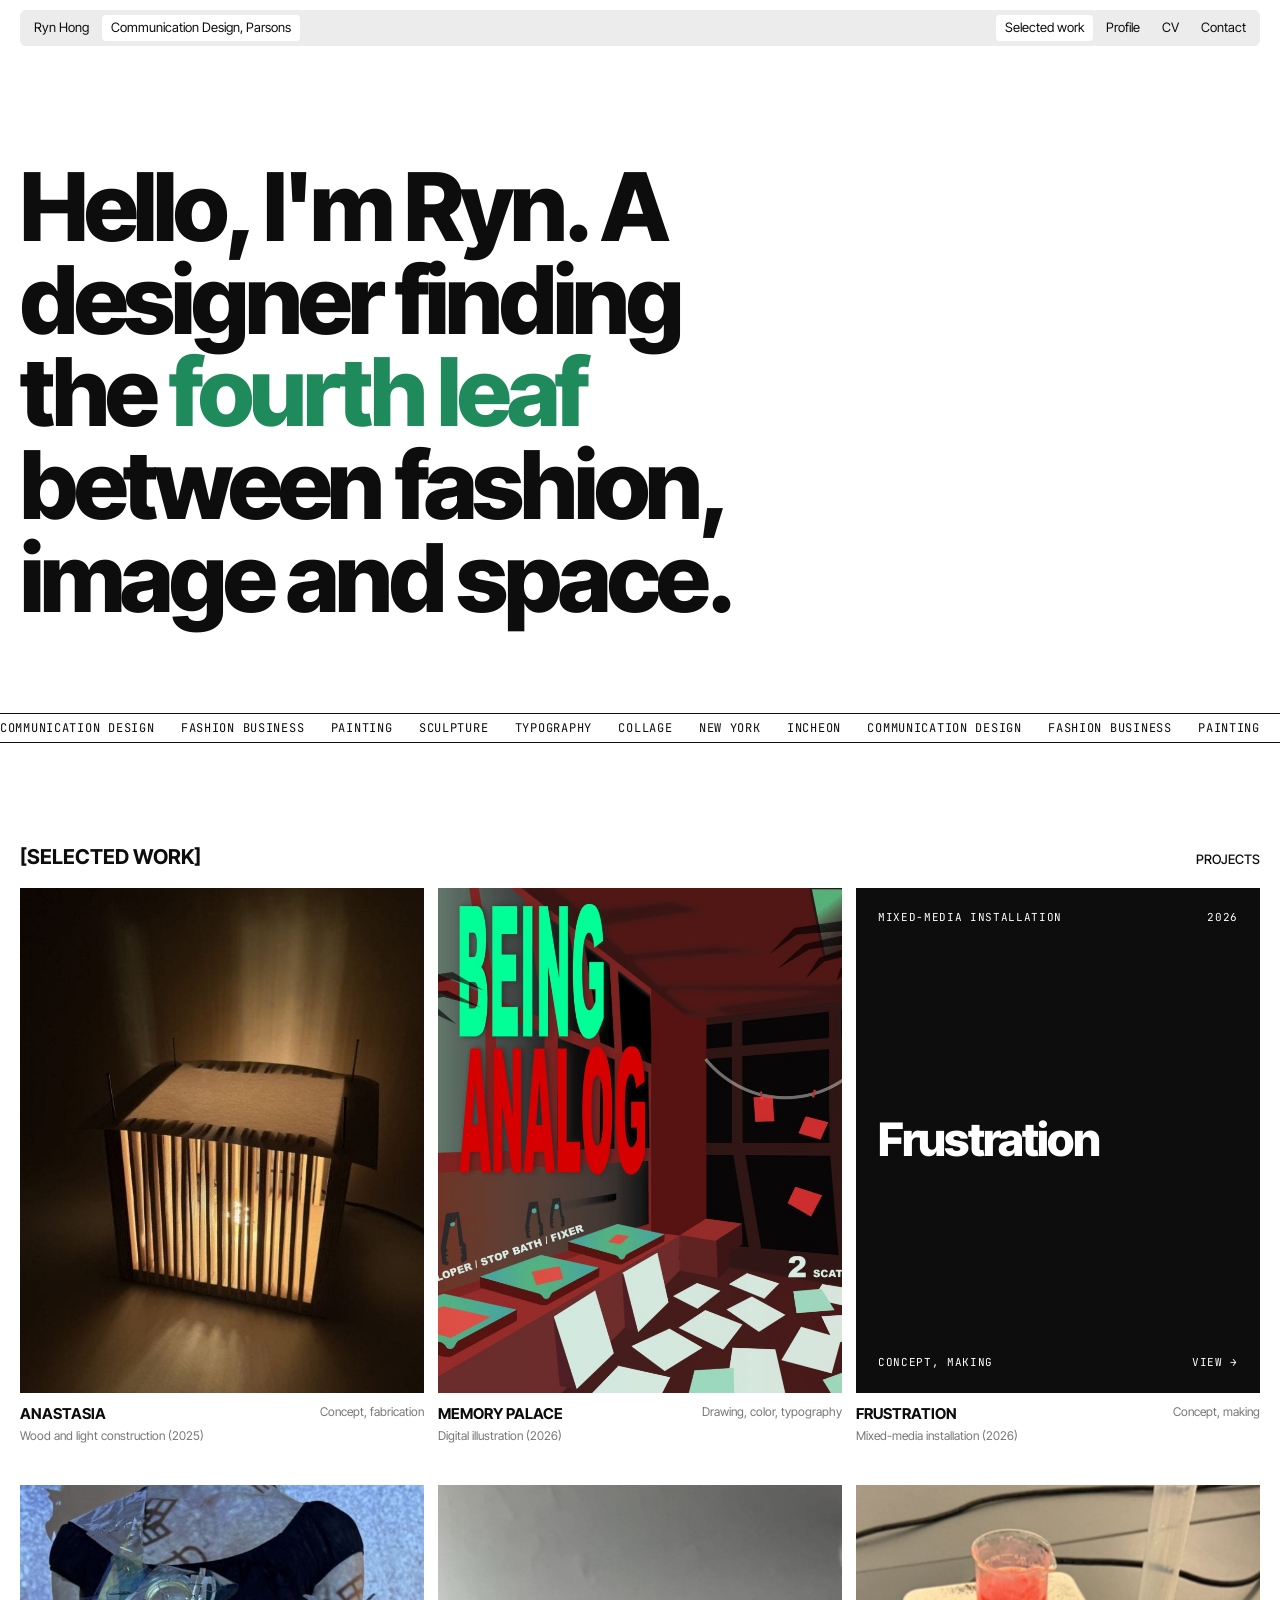
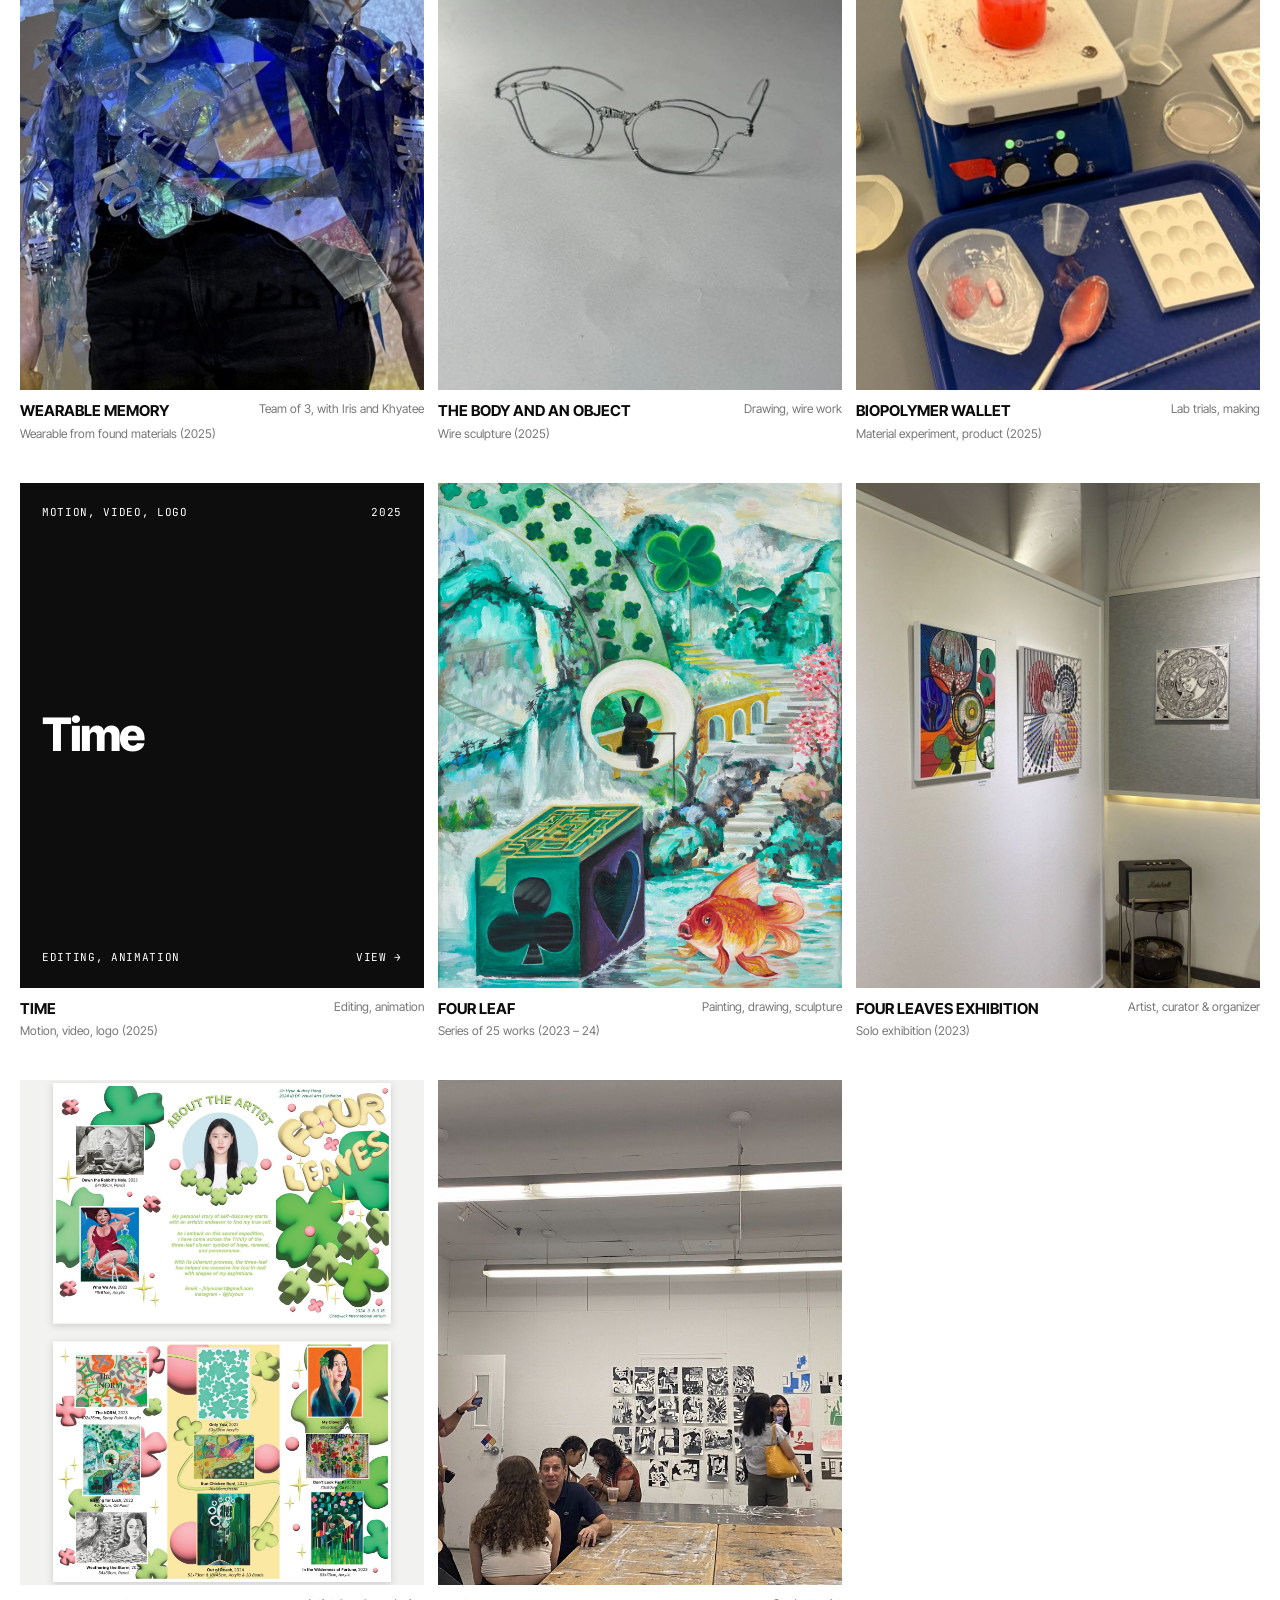
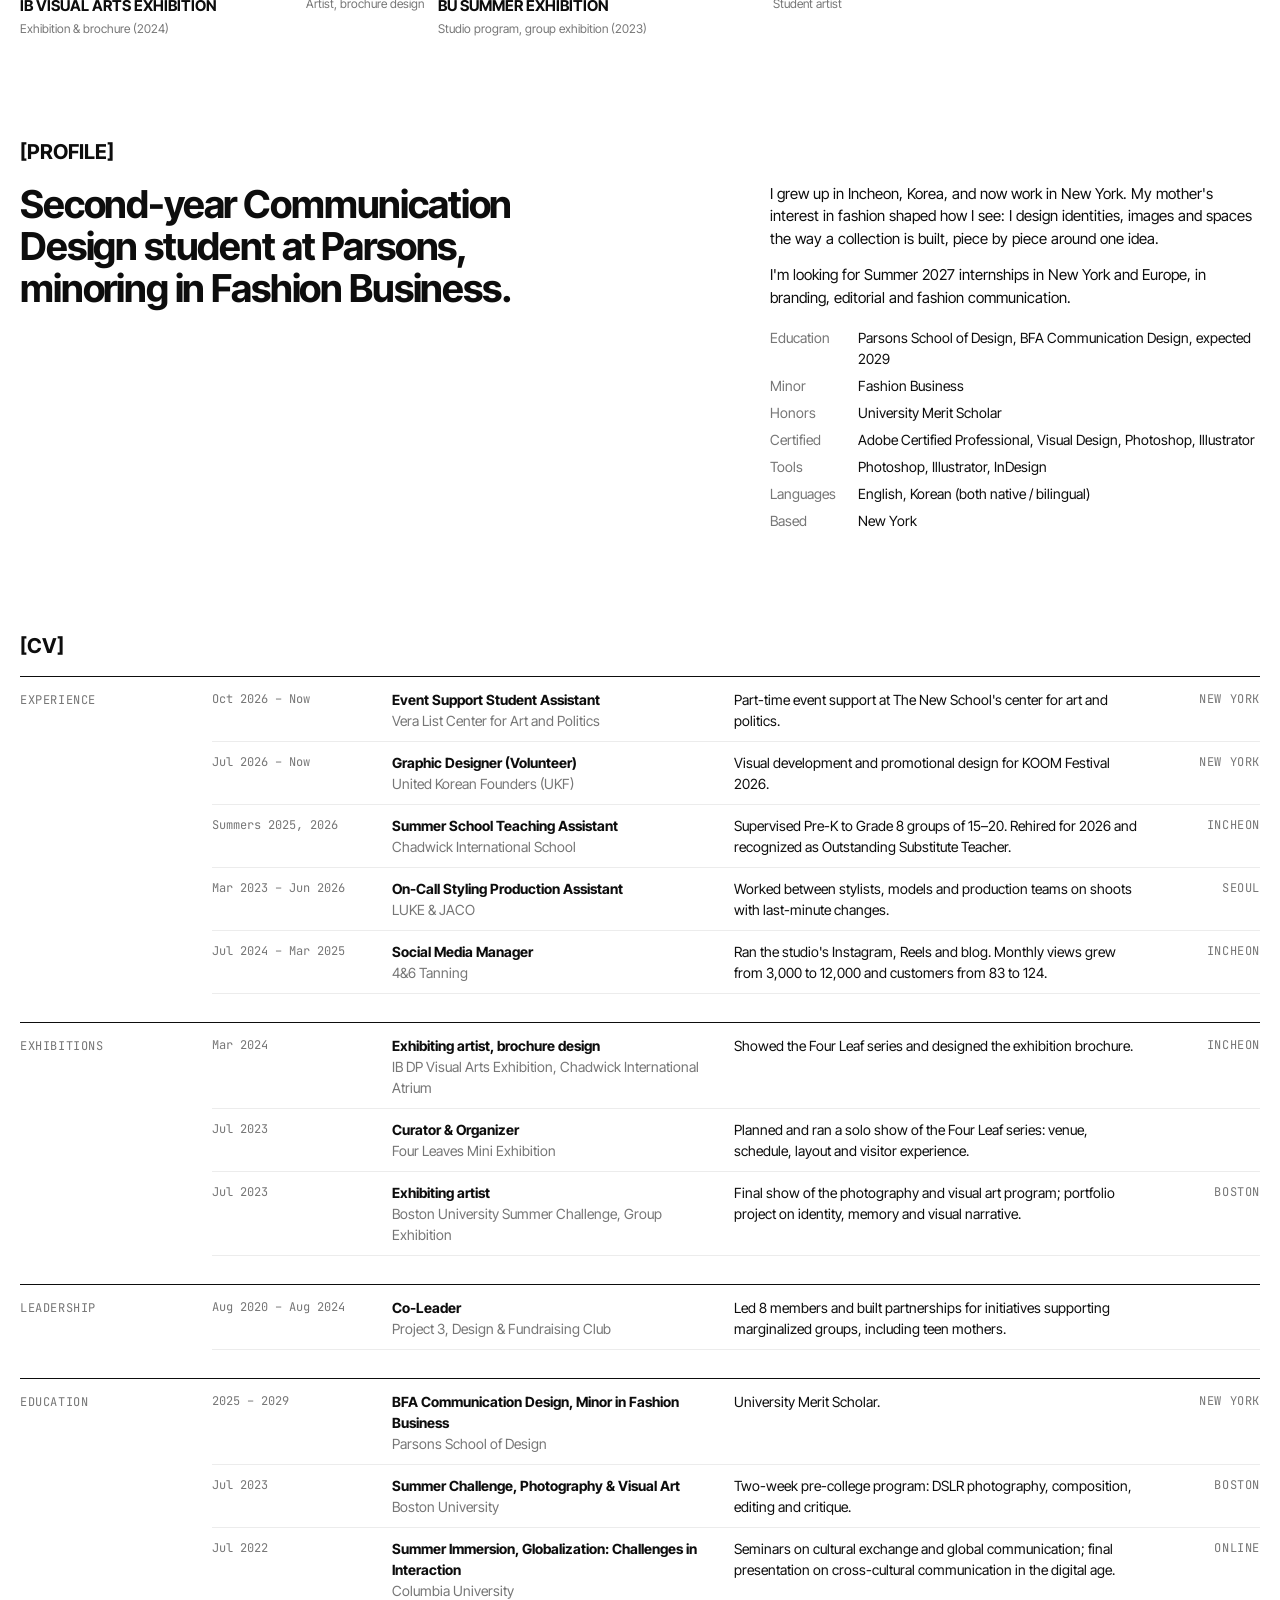
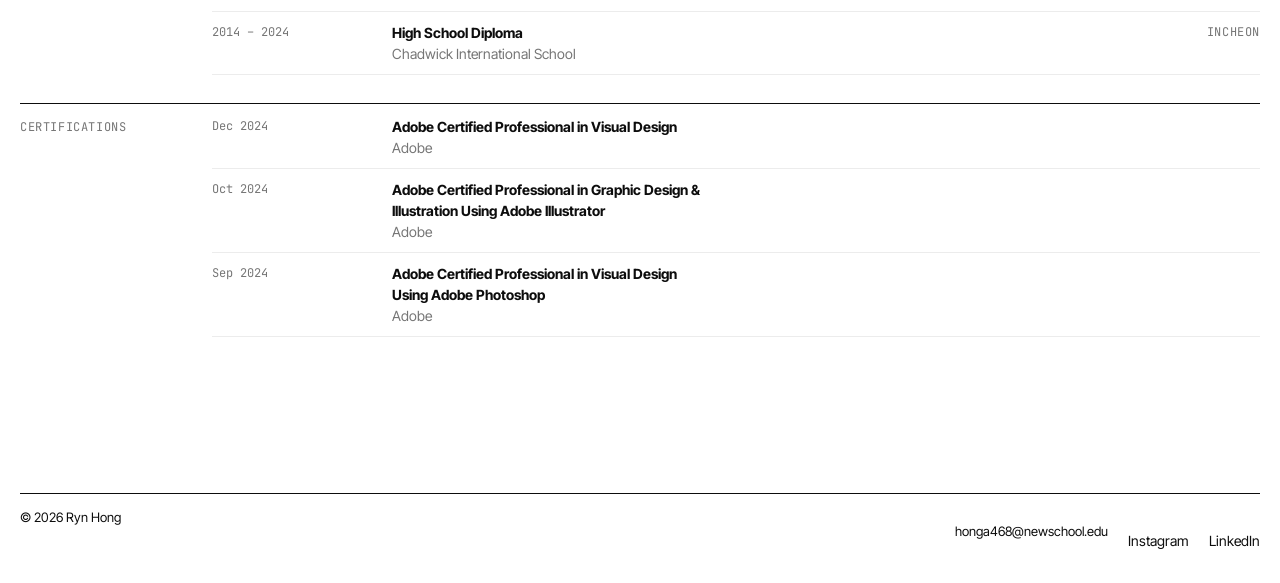
<file: index.html>
<!DOCTYPE html>
<html lang="en">
<head>
<meta charset="utf-8">
<meta name="viewport" content="width=device-width, initial-scale=1, viewport-fit=cover">
<title>Ryn Hong Portfolio</title>
<link rel="preconnect" href="https://fonts.googleapis.com">
<link rel="preconnect" href="https://fonts.gstatic.com" crossorigin>
<link rel="stylesheet" href="https://fonts.googleapis.com/css2?family=Inter+Tight:wght@400;500;700;800&family=JetBrains+Mono:wght@400;500&display=swap">
<link rel="stylesheet" href="style.css">
<style>/* page styles live in style.css */</style>
</head>
<body>

<div class="page">
  <header class="nav" id="nav"></header>
  <div class="hero" id="top"><h1 id="hello"></h1></div>
</div>

<div class="ticker" aria-hidden="true"><div class="ticker-track" id="ticker"></div></div>

<main class="page">
  <section id="work">
    <div class="sec-head"><h2>[Selected Work]</h2><span class="br">Projects</span></div>
    <div class="cards" id="cards"></div>
  </section>

  <section id="about">
    <div class="sec-head"><h2>[Profile]</h2></div>
    <div class="about">
      <p class="lead" id="about-lead"></p>
      <div class="txt" id="about-txt"></div>
    </div>
  </section>

  <section id="cv">
    <div class="sec-head"><h2>[CV]</h2></div>
    <div id="cv-list"></div>
  </section>

  <footer id="contact"></footer>
</main>

<script src="content.js"></script>
<script src="app.js"></script>
</body>
</html>
</file>
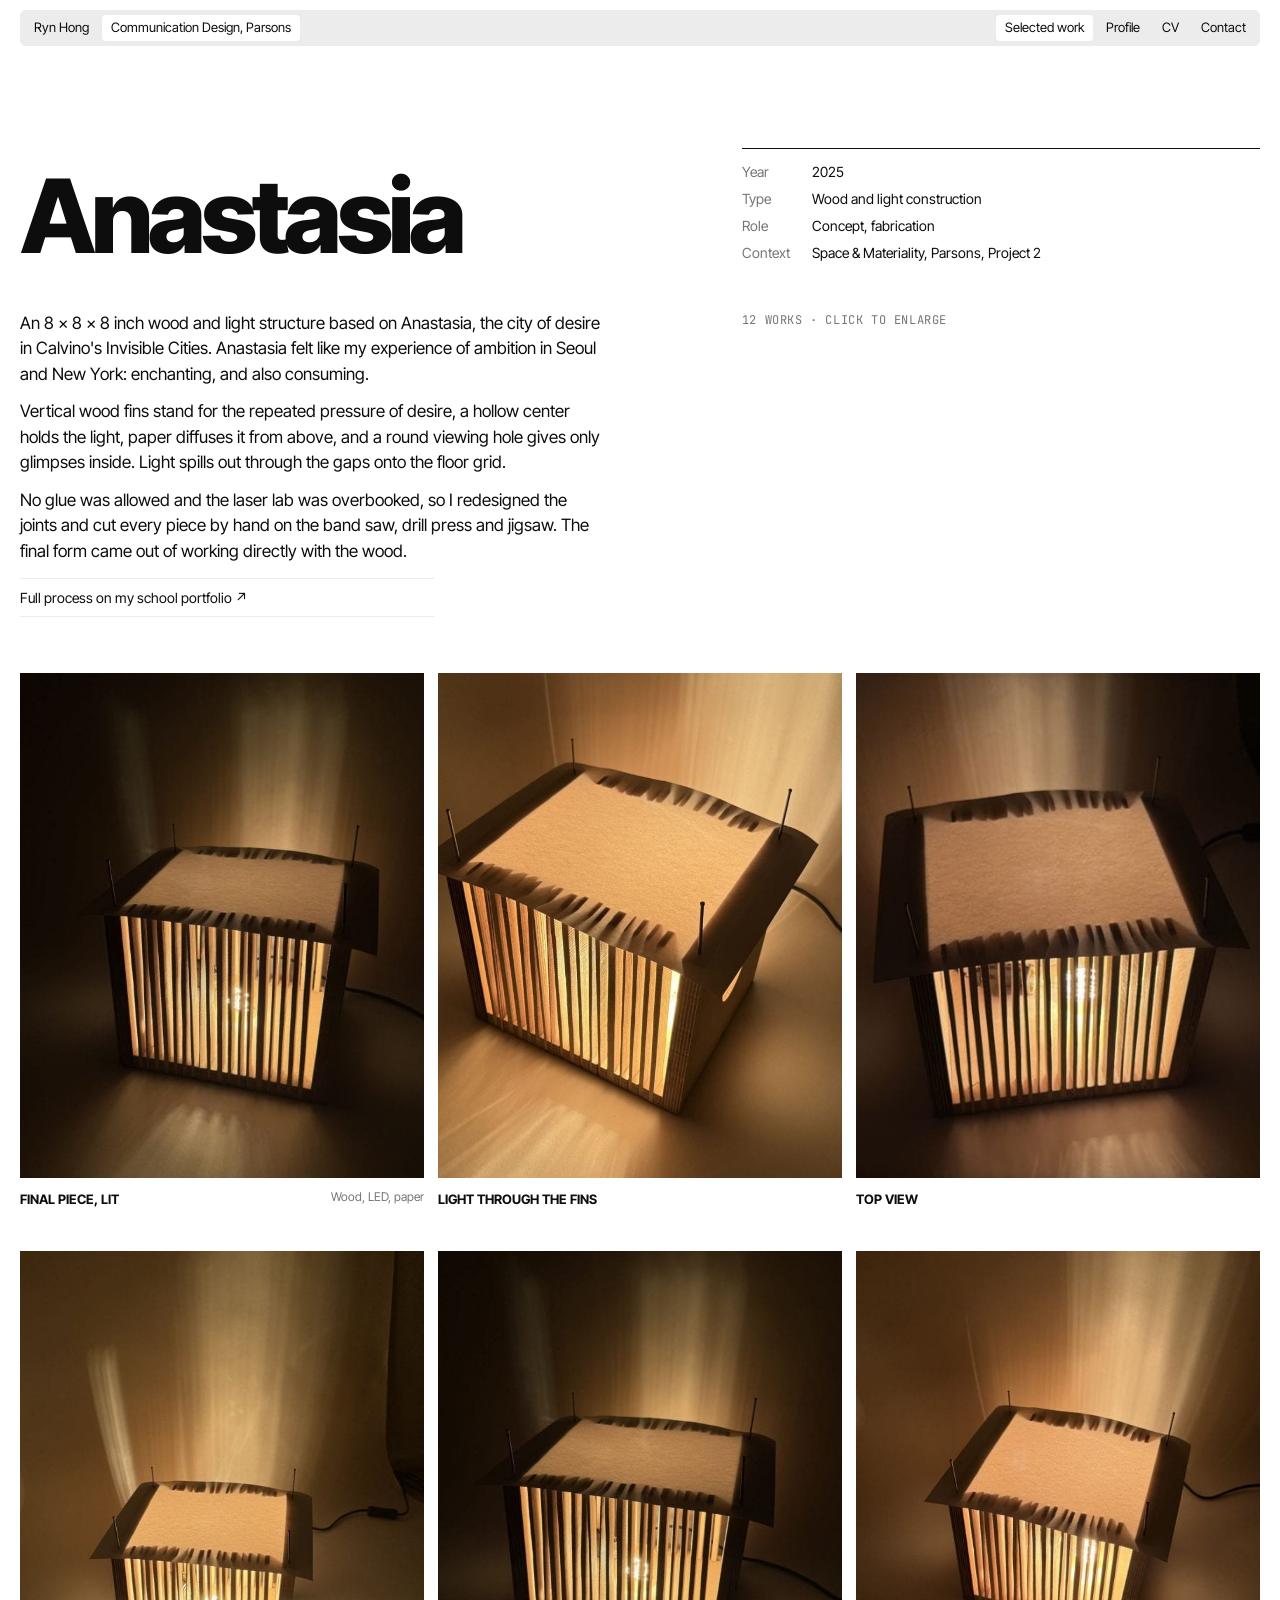
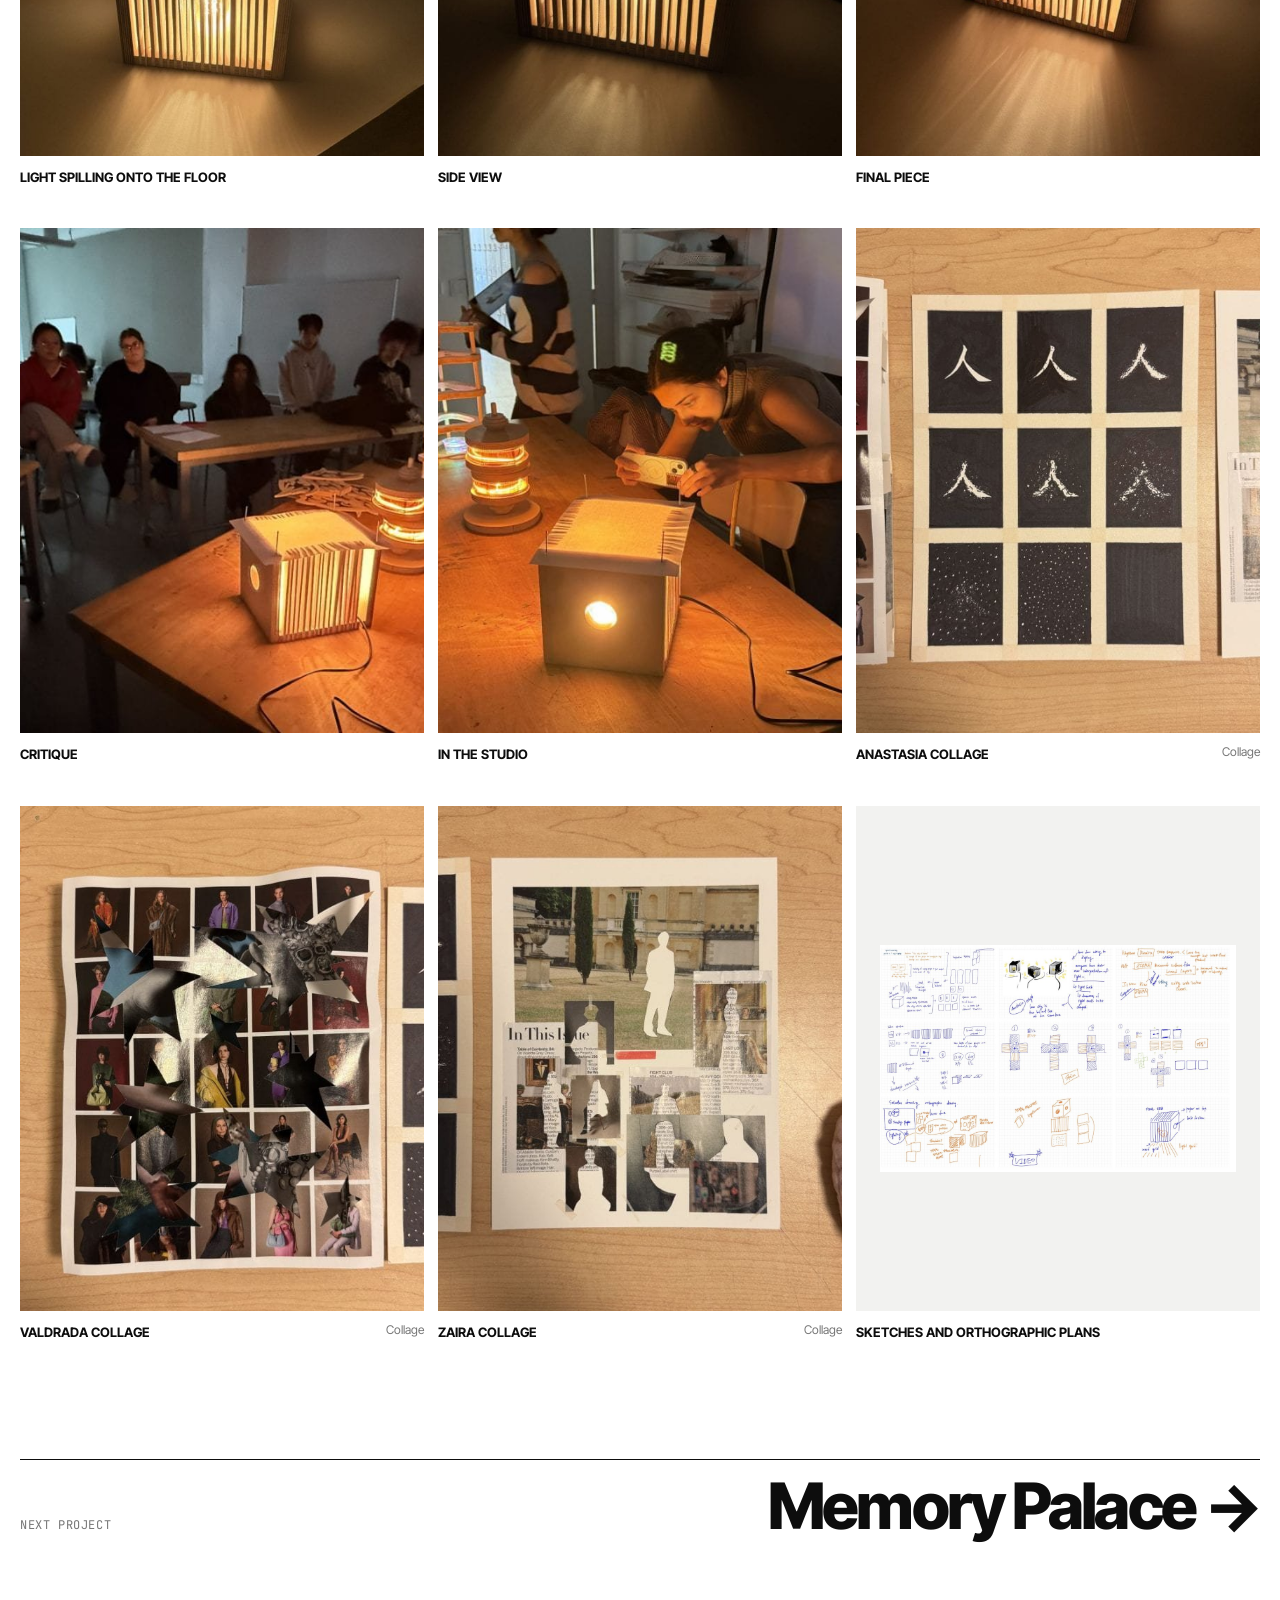
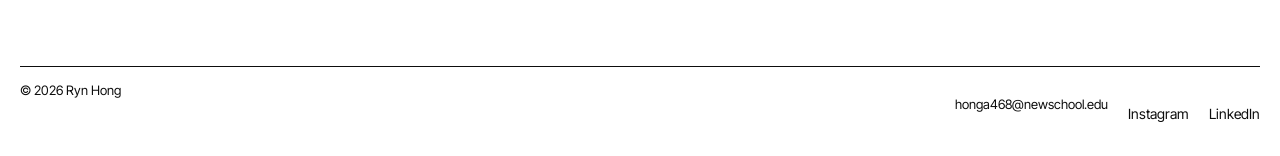
<file: project.html>
<!DOCTYPE html>
<html lang="en">
<head>
<meta charset="utf-8">
<meta name="viewport" content="width=device-width, initial-scale=1, viewport-fit=cover">
<title>Project · Ryn Hong</title>
<link rel="preconnect" href="https://fonts.googleapis.com">
<link rel="preconnect" href="https://fonts.gstatic.com" crossorigin>
<link rel="stylesheet" href="https://fonts.googleapis.com/css2?family=Inter+Tight:wght@400;500;700;800&family=JetBrains+Mono:wght@400;500&display=swap">
<link rel="stylesheet" href="style.css">
</head>
<body>
<div class="page">
  <header class="nav" id="nav"></header>
  <main id="project"></main>
  <footer id="contact"></footer>
</div>

<div class="lb" id="lb" role="dialog" aria-modal="true" aria-label="Work detail" hidden>
  <div class="bar">
    <button type="button" id="lb-close">Close</button>
    <span class="mono" id="lb-count"></span>
    <div class="nv"><button type="button" id="lb-prev">Prev</button><button type="button" id="lb-next">Next</button></div>
  </div>
  <figure><img id="lb-img" alt=""></figure>
  <div class="info">
    <h4 id="lb-title"></h4>
    <div class="mono" id="lb-meta"></div>
    <p id="lb-desc"></p>
  </div>
</div>

<script src="content.js"></script>
<script src="app.js"></script>
</body>
</html>
</file>
<file: style.css>
/* Layout: white gallery wall, pill nav bar, oversized statement, discipline ticker,
   project cards with caption rows, project pages with a 3-column work grid and a detail viewer.
   Single light look on purpose; every color set explicitly. */
:root {
  --paper: #ffffff;
  --ink: #0d0d0d;
  --muted: #767676;
  --pill: #ececec;
  --tile: #f2f2f0;
  --clover: #1f8a5b;
  --sans: "Inter Tight", "Helvetica Neue", Arial, sans-serif;
  --mono: "JetBrains Mono", ui-monospace, Menlo, monospace;
  color-scheme: light;
}
[hidden] { display: none !important; }
* { box-sizing: border-box; }
html { scroll-behavior: smooth; }
@media (prefers-reduced-motion: reduce) { html { scroll-behavior: auto; } .ticker-track { animation: none !important; } }
body { margin: 0; background: var(--paper); color: var(--ink); font: 400 15px/1.5 var(--sans); -webkit-font-smoothing: antialiased; }
img { max-width: 100%; }
a { color: inherit; text-decoration: none; }
a:focus-visible, button:focus-visible { outline: 2px solid var(--clover); outline-offset: 3px; }
.page { padding-inline: clamp(12px, 1.6vw, 20px); }
.br { font: 500 13px/1.3 var(--sans); text-transform: uppercase; }
.mono { font: 400 12px/1.6 var(--mono); text-transform: uppercase; letter-spacing: .05em; color: var(--muted); }

/* Pill nav */
.nav {
  position: sticky; top: calc(env(safe-area-inset-top, 0px) + 10px); z-index: 10;
  margin-top: 10px; display: flex; justify-content: space-between; align-items: center; gap: 8px;
  background: var(--pill); border-radius: 6px; padding: 5px; font-size: 13px;
}
.nav .l, .nav .r { display: flex; gap: 4px; align-items: center; flex-wrap: wrap; min-width: 0; }
.nav a, .nav span { padding: 3px 9px; border-radius: 4px; white-space: nowrap; }
.nav .tag { background: var(--paper); }
.nav .r a:hover, .nav .r a[aria-current] { background: var(--paper); }

/* Hero */
.hero h1 {
  margin: clamp(48px, 9vw, 120px) 0 0;
  font: 800 clamp(2.6rem, 7.4vw, 7rem)/0.98 var(--sans);
  letter-spacing: -0.045em; max-width: 15ch; text-wrap: balance;
}
.hero h1 .g { color: var(--clover); }

/* Ticker */
.ticker { margin-top: clamp(48px, 7vw, 88px); border-block: 1px solid var(--ink); overflow: hidden; white-space: nowrap; }
.ticker-track { display: inline-flex; animation: run 38s linear infinite; padding-block: 8px; }
.ticker-track span { font: 400 12px/1 var(--mono); text-transform: uppercase; letter-spacing: .06em; padding-right: 2.2em; }
@keyframes run { to { transform: translateX(-50%); } }

section { padding-top: clamp(56px, 8vw, 104px); scroll-margin-top: 60px; }
.sec-head { display: flex; justify-content: space-between; align-items: baseline; gap: 16px; flex-wrap: wrap; margin-bottom: 18px; }
.sec-head h2 { margin: 0; font: 700 clamp(1.1rem, 1.6vw, 1.35rem)/1.2 var(--sans); text-transform: uppercase; }

/* Project cards */
.cards { display: grid; grid-template-columns: repeat(3, minmax(0, 1fr)); gap: 40px 14px; }
.card { display: block; min-width: 0; }
.card .img { aspect-ratio: 4 / 5; background: var(--tile); overflow: hidden; }
.card .img img { width: 100%; height: 100%; object-fit: cover; display: block; transition: transform .6s ease; }
.card:hover .img img { transform: scale(1.03); }
.cap { display: flex; justify-content: space-between; gap: 12px; padding-top: 10px; }
.cap b { font: 700 15px/1.25 var(--sans); text-transform: uppercase; }
.cap small { display: block; font-size: 12px; color: var(--muted); margin-top: 2px; }
.cap .role { font-size: 12px; color: var(--muted); text-align: right; flex-shrink: 0; max-width: 50%; }

/* Text-only cover (project without an image yet) */
.textcover { width: 100%; height: 100%; background: var(--ink); color: var(--paper); display: flex; flex-direction: column; justify-content: space-between; padding: clamp(14px, 2vw, 22px); }
.textcover .t { font: 800 clamp(2rem, 3.6vw, 3.4rem)/0.95 var(--sans); letter-spacing: -0.04em; }
.textcover .row { display: flex; justify-content: space-between; font: 400 11px/1.4 var(--mono); text-transform: uppercase; letter-spacing: .06em; }
.card:hover .textcover { background: var(--clover); }

/* About */
.about { display: grid; grid-template-columns: 1.4fr 1fr; gap: 32px 64px; }
.about p.lead { margin: 0; font: 700 clamp(1.5rem, 3vw, 2.5rem)/1.1 var(--sans); letter-spacing: -0.03em; max-width: 24ch; }
.about .txt p { margin: 0 0 14px; max-width: 54ch; }
.facts { display: grid; grid-template-columns: auto 1fr; gap: 6px 22px; margin: 18px 0 0; font-size: 14px; }
.facts dt { color: var(--muted); }
.facts dd { margin: 0; }

/* CV */
.cv-group { display: grid; grid-template-columns: 11rem minmax(0, 1fr); gap: 0 16px; border-top: 1px solid var(--ink); padding-block: 12px 28px; }
.cv-group h3 { margin: 2px 0 0; }
.cv-group ul { list-style: none; margin: 0; padding: 0; }
.cv-row { display: grid; grid-template-columns: 10rem minmax(0, 1.1fr) minmax(0, 1.4fr) 6rem; gap: 6px 20px; padding-block: 10px; border-bottom: 1px solid var(--pill); font-size: 14px; }
.cv-row:first-child { padding-top: 0; }
.cv-row .when, .cv-row .where { font: 400 12px/1.7 var(--mono); color: var(--muted); font-variant-numeric: tabular-nums; }
.cv-row .where { text-align: right; text-transform: uppercase; letter-spacing: .05em; }
.cv-row .what b { display: block; font-weight: 700; }
.cv-row .what span { color: var(--muted); }
.cv-row .note { margin: 0; max-width: 52ch; }

footer { margin-top: clamp(72px, 10vw, 140px); border-top: 1px solid var(--ink); padding-block: 14px 24px; display: flex; justify-content: space-between; gap: 12px 24px; flex-wrap: wrap; font-size: 13px; }
footer .links { display: flex; gap: 20px; flex-wrap: wrap; }
footer a:hover { color: var(--clover); }

/* Project page */
.p-head { padding-top: clamp(48px, 8vw, 104px); display: grid; grid-template-columns: 1.3fr 1fr; gap: 28px 48px; align-items: end; }
.p-head h1 { margin: 0; font: 800 clamp(2.8rem, 8vw, 7.4rem)/0.92 var(--sans); letter-spacing: -0.05em; text-wrap: balance; }
.p-meta { display: grid; grid-template-columns: auto 1fr; gap: 6px 22px; margin: 0; font-size: 14px; border-top: 1px solid var(--ink); padding-top: 12px; }
.p-meta dt { color: var(--muted); }
.p-meta dd { margin: 0; }
.p-intro { margin-top: clamp(28px, 4vw, 48px); display: grid; grid-template-columns: 1.3fr 1fr; gap: 28px 48px; }
.p-intro .txt p { margin: 0 0 12px; max-width: 58ch; font-size: 17px; line-height: 1.5; }
.btn { display: inline-block; margin-top: 8px; background: var(--ink); color: var(--paper); padding: 9px 14px; border-radius: 4px; font: 500 13px var(--sans); }
.btn:hover { background: var(--clover); }
.links { list-style: none; margin: 14px 0 0; padding: 0; display: grid; gap: 0; max-width: 46ch; }
.links li { border-top: 1px solid var(--pill); }
.links li:last-child { border-bottom: 1px solid var(--pill); }
.links a { display: block; padding: 8px 0; font-size: 14px; }
.links a:hover { color: var(--clover); }
.p-cover { margin-top: clamp(28px, 4vw, 48px); }
.p-cover img { width: 100%; display: block; }
.p-empty { margin-top: 32px; border: 1px dashed var(--muted); padding: 40px 20px; text-align: center; color: var(--muted); font-size: 14px; }

.grid { margin-top: clamp(32px, 5vw, 56px); display: grid; grid-template-columns: repeat(3, minmax(0, 1fr)); gap: 40px 14px; }
.work { all: unset; cursor: pointer; display: block; min-width: 0; }
.work .img { aspect-ratio: 4 / 5; background: var(--tile); overflow: hidden; }
.work .img img { width: 100%; height: 100%; object-fit: cover; display: block; transition: transform .6s ease; }
.work:hover .img img { transform: scale(1.03); }
.work .img.fit img { object-fit: contain; padding: 6%; }
.work:focus-visible { outline: 2px solid var(--clover); outline-offset: 4px; }
.work .cap b { font-size: 13px; }

.next { margin-top: clamp(64px, 9vw, 120px); border-top: 1px solid var(--ink); padding-top: 14px; display: flex; justify-content: space-between; align-items: baseline; gap: 16px; flex-wrap: wrap; }
.next a.big { font: 800 clamp(2rem, 5vw, 4rem)/1 var(--sans); letter-spacing: -0.045em; }
.next a.big:hover { color: var(--clover); }

/* Detail viewer */
.lb { position: fixed; inset: 0; z-index: 50; background: var(--paper); display: grid; grid-template-columns: minmax(0, 1.6fr) minmax(0, 1fr); gap: 32px; padding: calc(env(safe-area-inset-top, 0px) + 56px) clamp(12px, 2vw, 28px) calc(env(safe-area-inset-bottom, 0px) + 24px); overflow-y: auto; }
.lb figure { margin: 0; display: flex; align-items: center; justify-content: center; min-height: 0; }
.lb figure img { max-width: 100%; max-height: calc(100vh - 110px); object-fit: contain; }
.lb .info { align-self: end; min-width: 0; }
.lb .info h4 { margin: 0 0 6px; font: 800 clamp(1.8rem, 3.4vw, 3rem)/1 var(--sans); letter-spacing: -0.035em; }
.lb .info .mono { margin-bottom: 16px; }
.lb .info p { margin: 0; max-width: 46ch; font-size: 15px; }
.lb .bar { position: absolute; top: calc(env(safe-area-inset-top, 0px) + 12px); left: clamp(12px, 2vw, 28px); right: clamp(12px, 2vw, 28px); display: flex; justify-content: space-between; align-items: center; }
.lb button { font: 500 13px/1 var(--sans); background: var(--pill); color: var(--ink); border: 0; border-radius: 4px; padding: 8px 12px; cursor: pointer; }
.lb button:hover { background: var(--ink); color: var(--paper); }
.lb .nv { display: flex; gap: 6px; }

@media (max-width: 860px) {
  .cards, .grid { grid-template-columns: repeat(2, minmax(0, 1fr)); }
  .about, .p-head, .p-intro { grid-template-columns: 1fr; }
  .cv-group { grid-template-columns: 1fr; gap: 10px; }
  .cv-row { grid-template-columns: minmax(0, 1fr) auto; }
  .cv-row .what, .cv-row .note { grid-column: 1 / -1; }
  .cv-row .when { order: -2; }
  .cv-row .where { order: -1; }
  .lb { grid-template-columns: 1fr; align-content: start; }
  .lb figure img { max-height: 62vh; }
}
@media (max-width: 560px) {
  .cards, .grid { grid-template-columns: 1fr; }
  .nav .tag { display: none; }
  .cap { flex-direction: column; gap: 2px; }
  .cap .role { text-align: left; max-width: none; }
}
</file>
